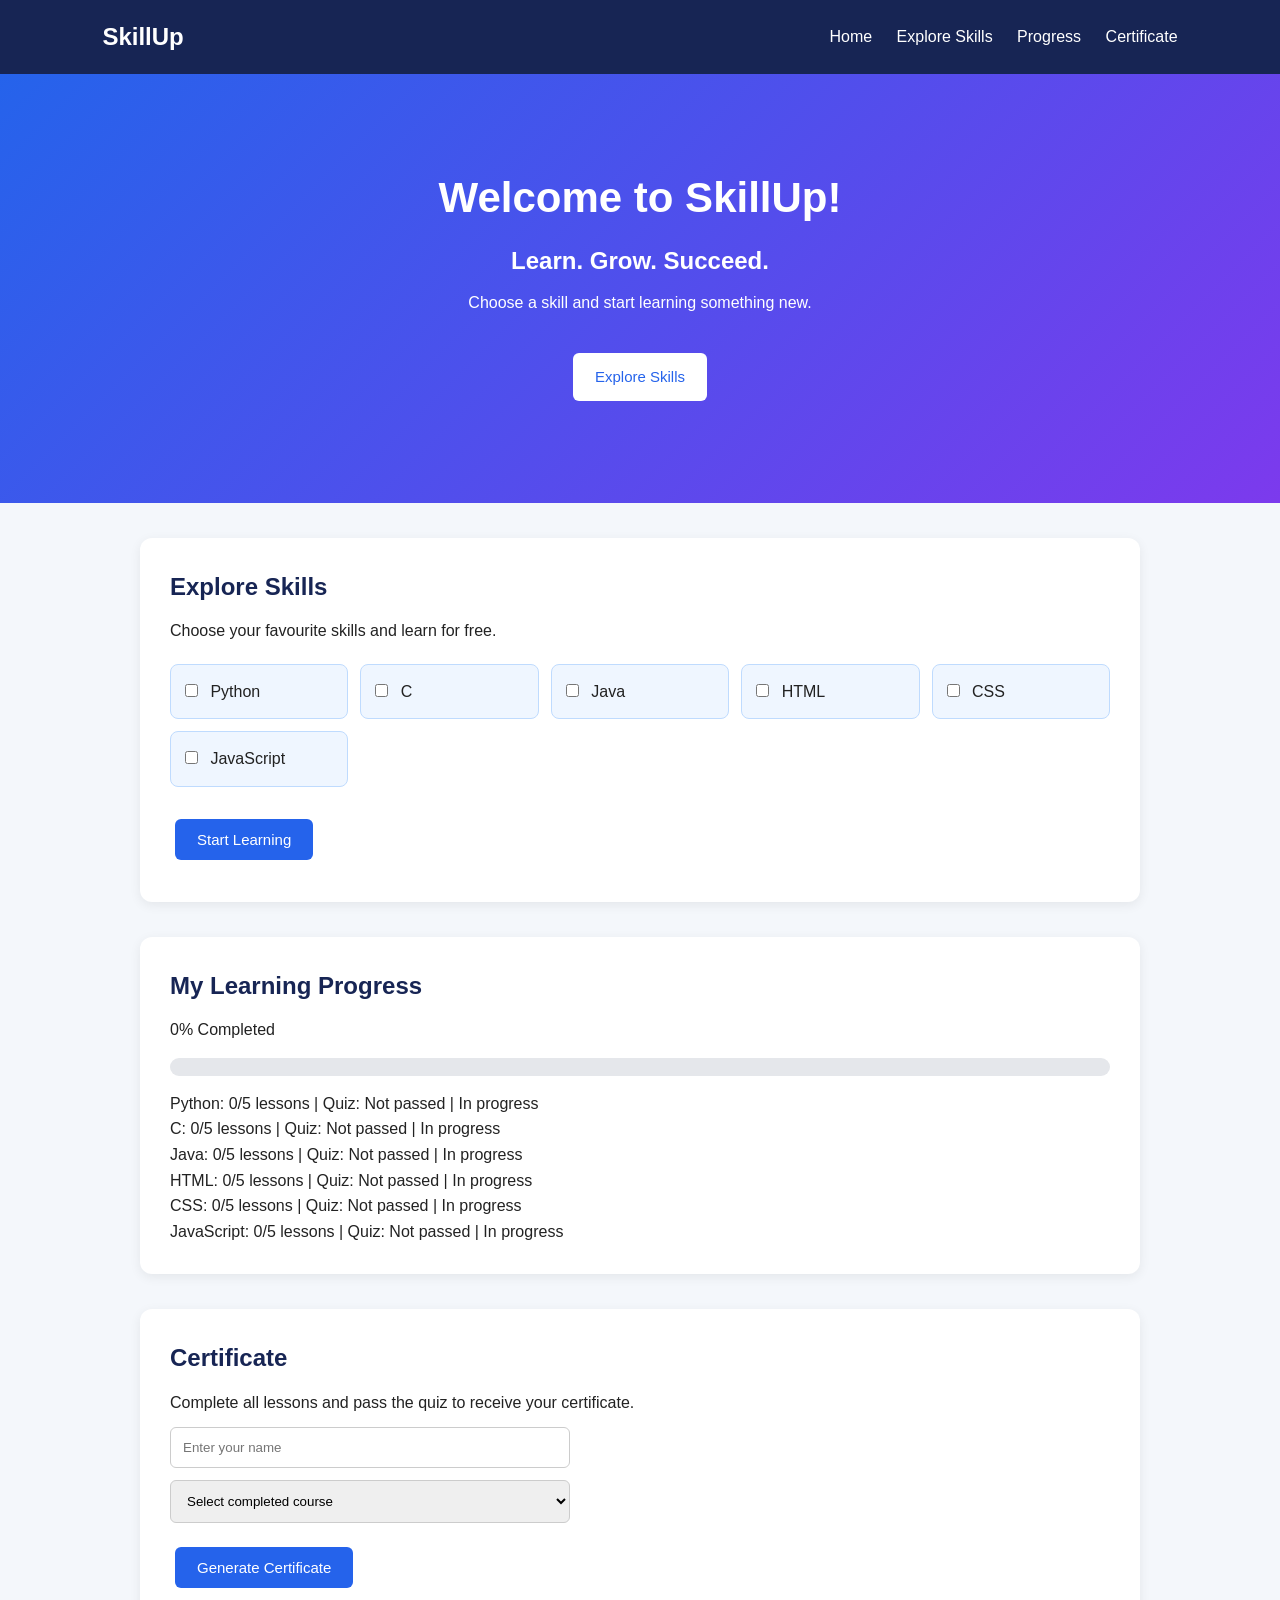
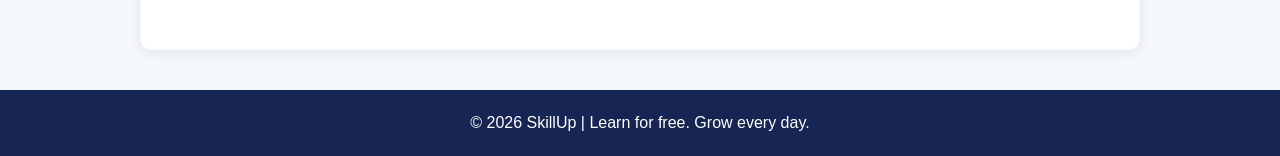
<file: index.html>
<!DOCTYPE html>
<html lang="en">
<head>
    <meta charset="UTF-8">
    <meta name="viewport" content="width=device-width, initial-scale=1.0">
    <title>SkillUp - Learn. Grow. Succeed.</title>
    <link rel="stylesheet" href="css/style.css">
</head>
<body>

<header>
    <nav class="navbar">
        <h2>SkillUp</h2>
        <div class="nav-links">
            <a href="#home">Home</a>
            <a href="#skills">Explore Skills</a>
            <a href="#progress">Progress</a>
            <a href="#certificate">Certificate</a>
        </div>
    </nav>
</header>

<section class="hero" id="home">
    <h1>Welcome to SkillUp!</h1>
    <h2>Learn. Grow. Succeed.</h2>
    <p>Choose a skill and start learning something new.</p>
    <a href="#skills" class="btn">Explore Skills</a>
</section>

<section class="container" id="skills">
    <h2>Explore Skills</h2>
    <p>Choose your favourite skills and learn for free.</p>

    <div id="languageList" class="language-list"></div>

    <button class="btn" onclick="startLearning()">Start Learning</button>

    <div id="courseArea"></div>
</section>

<section class="container" id="progress">
    <h2>My Learning Progress</h2>
    <p id="progressText">0% Completed</p>

    <div class="progress-bar">
        <div id="progressFill"></div>
    </div>

    <div id="courseProgress"></div>
</section>

<section class="container" id="certificate">
    <h2>Certificate</h2>
    <p>Complete all lessons and pass the quiz to receive your certificate.</p>

    <input type="text" id="studentName" placeholder="Enter your name">

    <select id="certificateCourse">
        <option value="">Select completed course</option>
    </select>

    <button class="btn" onclick="generateCertificate()">
        Generate Certificate
    </button>

    <p id="certificateMessage"></p>
    <div id="certificateArea"></div>
</section>

<footer>
    <p>© 2026 SkillUp | Learn for free. Grow every day.</p>
</footer>

<script src="js/script.js"></script>
</body>
</html>
</file>
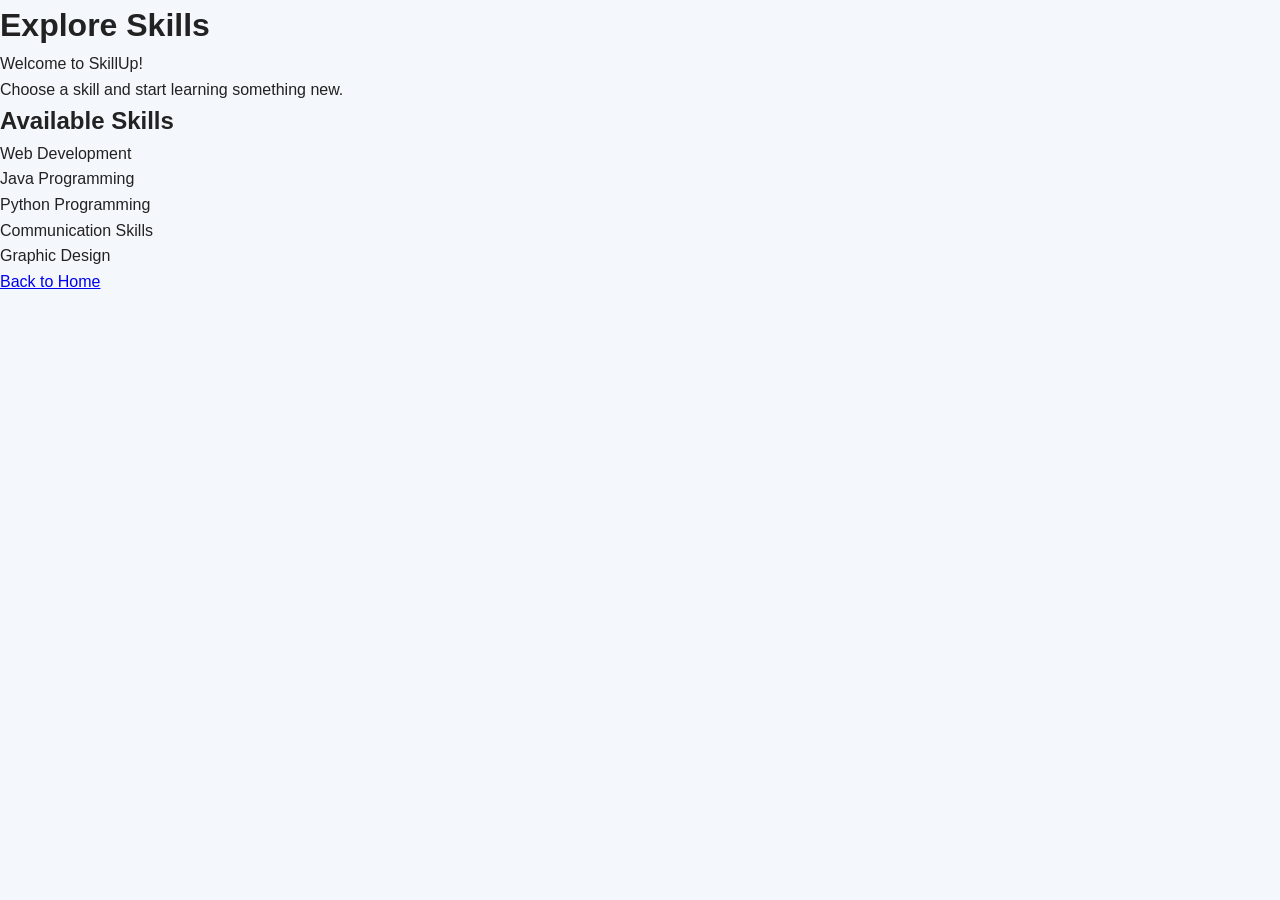
<file: skills.html>
<!DOCTYPE html>
<html>
<head>
    <title>SkillUp - Explore Skills</title>
    <link rel="stylesheet" href="css/style.css">
</head>
<body>

    <h1>Explore Skills</h1>

    <p>Welcome to SkillUp!</p>
    <p>Choose a skill and start learning something new.</p>

    <h2>Available Skills</h2>

    <ul>
        <li>Web Development</li>
        <li>Java Programming</li>
        <li>Python Programming</li>
        <li>Communication Skills</li>
        <li>Graphic Design</li>
    </ul>

    <a href="index.html">Back to Home</a>

    <script src="js/script.js"></script>
</body>
</html>
</file>
<file: css/style.css>
* {
    margin: 0;
    padding: 0;
    box-sizing: border-box;
}

html {
    scroll-behavior: smooth;
}

body {
    font-family: Arial, sans-serif;
    background: #f4f7fb;
    color: #222;
    line-height: 1.6;
}

.navbar {
    background: #172554;
    color: white;
    padding: 18px 8%;
    display: flex;
    justify-content: space-between;
    align-items: center;
    flex-wrap: wrap;
}

.nav-links a {
    color: white;
    text-decoration: none;
    margin-left: 20px;
}

.nav-links a:hover {
    color: #93c5fd;
}

.hero {
    background: linear-gradient(135deg, #2563eb, #7c3aed);
    color: white;
    text-align: center;
    padding: 90px 20px;
}

.hero h1 {
    font-size: 42px;
}

.hero h2 {
    margin: 10px 0;
}

.hero p {
    margin-bottom: 25px;
}

.btn {
    display: inline-block;
    background: #2563eb;
    color: white;
    padding: 12px 22px;
    border: none;
    border-radius: 6px;
    cursor: pointer;
    margin: 12px 5px;
    font-size: 15px;
    text-decoration: none;
}

.btn:hover {
    background: #1d4ed8;
}

.hero .btn {
    background: white;
    color: #2563eb;
}

.container {
    max-width: 1000px;
    margin: 35px auto;
    padding: 30px;
    background: white;
    border-radius: 12px;
    box-shadow: 0 3px 12px rgba(0,0,0,0.07);
}

.container h2 {
    color: #172554;
    margin-bottom: 12px;
}

.language-list {
    display: grid;
    grid-template-columns: repeat(auto-fit, minmax(150px, 1fr));
    gap: 12px;
    margin: 20px 0;
}

.language-option {
    background: #eff6ff;
    padding: 14px;
    border-radius: 8px;
    border: 1px solid #bfdbfe;
}

.language-option input {
    margin-right: 8px;
}

.course-card {
    background: #f8fafc;
    border: 1px solid #dbeafe;
    border-radius: 10px;
    padding: 20px;
    margin-top: 20px;
}

.lesson {
    background: white;
    padding: 15px;
    margin: 12px 0;
    border-radius: 7px;
    border: 1px solid #ddd;
}

.lesson pre {
    background: #172554;
    color: white;
    padding: 12px;
    margin-top: 10px;
    border-radius: 5px;
    overflow-x: auto;
}

.lesson label {
    display: block;
    margin-top: 10px;
}

.quiz-question {
    background: white;
    padding: 15px;
    margin: 12px 0;
    border: 1px solid #ddd;
    border-radius: 7px;
}

.quiz-question label {
    display: block;
    margin: 8px 0;
}

.progress-bar {
    width: 100%;
    height: 18px;
    background: #e5e7eb;
    border-radius: 20px;
    overflow: hidden;
    margin: 15px 0;
}

#progressFill {
    width: 0%;
    height: 100%;
    background: #16a34a;
    transition: width 0.3s;
}

input[type="text"], select {
    width: 100%;
    max-width: 400px;
    padding: 12px;
    margin: 12px 0;
    border: 1px solid #ccc;
    border-radius: 6px;
    display: block;
}

#certificateArea {
    margin-top: 20px;
}

.certificate {
    border: 8px double #2563eb;
    padding: 35px 20px;
    text-align: center;
    background: white;
}

.certificate h2 {
    font-size: 30px;
    color: #1e40af;
}

.certificate h3 {
    font-size: 25px;
    margin: 20px 0;
}

footer {
    background: #172554;
    color: white;
    text-align: center;
    padding: 20px;
    margin-top: 40px;
}

@media (max-width: 600px) {
    .navbar {
        flex-direction: column;
        gap: 12px;
    }

    .nav-links a {
        margin: 5px;
        display: inline-block;
    }

    .hero h1 {
        font-size: 30px;
    }

    .container {
        margin: 18px 10px;
        padding: 20px;
    }
}

@media print {
    body * {
        visibility: hidden;
    }

    #certificateArea,
    #certificateArea * {
        visibility: visible;
    }

    #certificateArea {
        position: absolute;
        left: 0;
        top: 0;
        width: 100%;
    }
}
</file>
